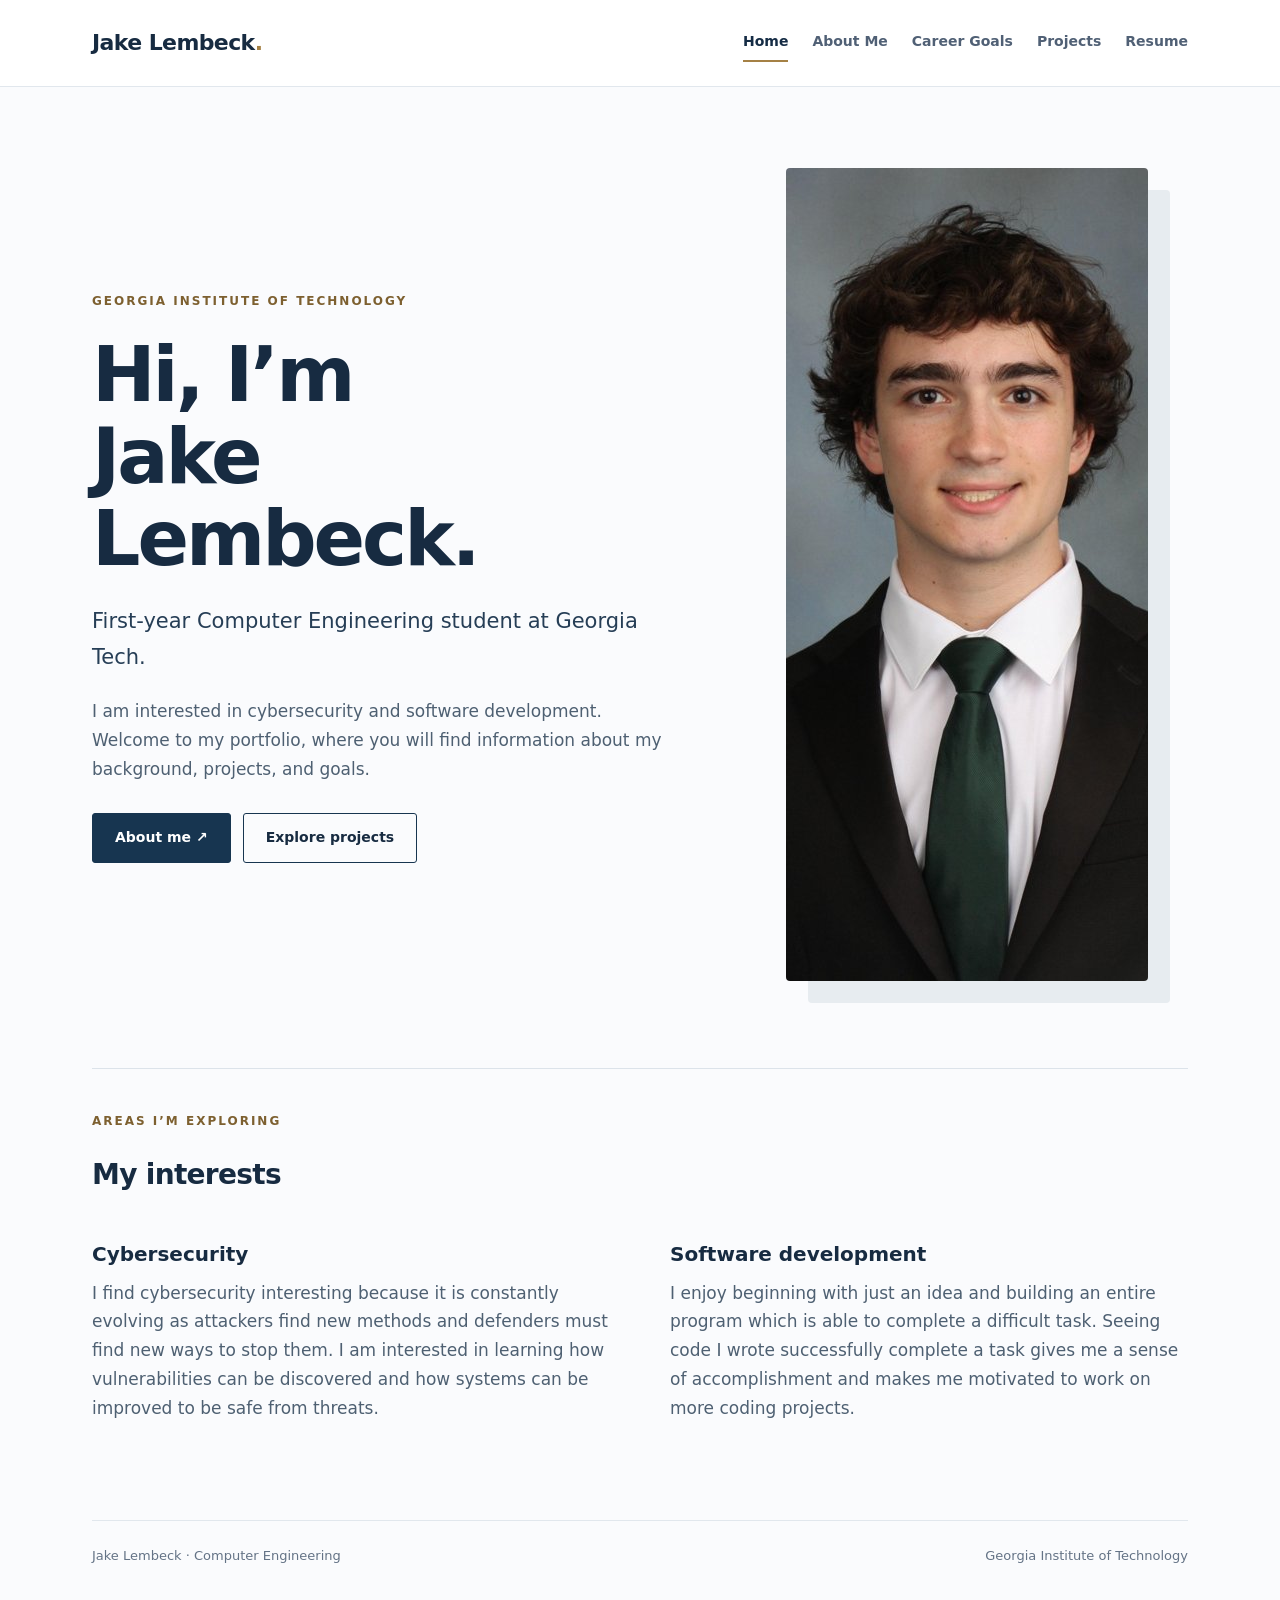
<file: index.html>
<!doctype html><html lang="en"><head><meta charset="utf-8"><meta name="viewport" content="width=device-width, initial-scale=1"><meta name="description" content="Jake Lembeck's Computer Engineering portfolio. First-year Georgia Tech student interested in cybersecurity and software development."><title>Home | Jake Lembeck</title><link rel="stylesheet" href="styles.css"></head><body><a class="skip" href="#main">Skip to content</a><header><div class="bar"><a class="brand" href="index.html">Jake Lembeck<span style="color:#a58145">.</span></a><nav aria-label="Main navigation"><a href="index.html" aria-current="page">Home</a><a href="about.html">About Me</a><a href="goals.html">Career Goals</a><a href="projects.html">Projects</a><a href="resume.html">Resume</a></nav></div></header><main id="main"><section class="hero"><div><span class="eyebrow">Georgia Institute of Technology</span><h1>Hi, I’m<br>Jake Lembeck.</h1><p class="lead">First-year Computer Engineering student at Georgia Tech.</p><p>I am interested in cybersecurity and software development. Welcome to my portfolio, where you will find information about my background, projects, and goals.</p><div class="actions"><a class="button primary" href="about.html">About me <span aria-hidden="true">↗</span></a><a class="button" href="projects.html">Explore projects</a></div></div><figure><img class="portrait" src="assets/jake-lembeck.jpg" alt="Jake Lembeck wearing a suit and green tie" width="650" height="813"></figure></section><section class="interests" aria-labelledby="interests-title"><span class="eyebrow">Areas I’m exploring</span><h2 id="interests-title">My interests</h2><div class="columns"><div><h3>Cybersecurity</h3><p>I find cybersecurity interesting because it is constantly evolving as attackers find new methods and defenders must find new ways to stop them. I am interested in learning how vulnerabilities can be discovered and how systems can be improved to be safe from threats.</p></div><div><h3>Software development</h3><p>I enjoy beginning with just an idea and building an entire program which is able to complete a difficult task. Seeing code I wrote successfully complete a task gives me a sense of accomplishment and makes me motivated to work on more coding projects.</p></div></div></section></main><footer><span>Jake Lembeck · Computer Engineering</span><span>Georgia Institute of Technology</span></footer></body></html>
</file>
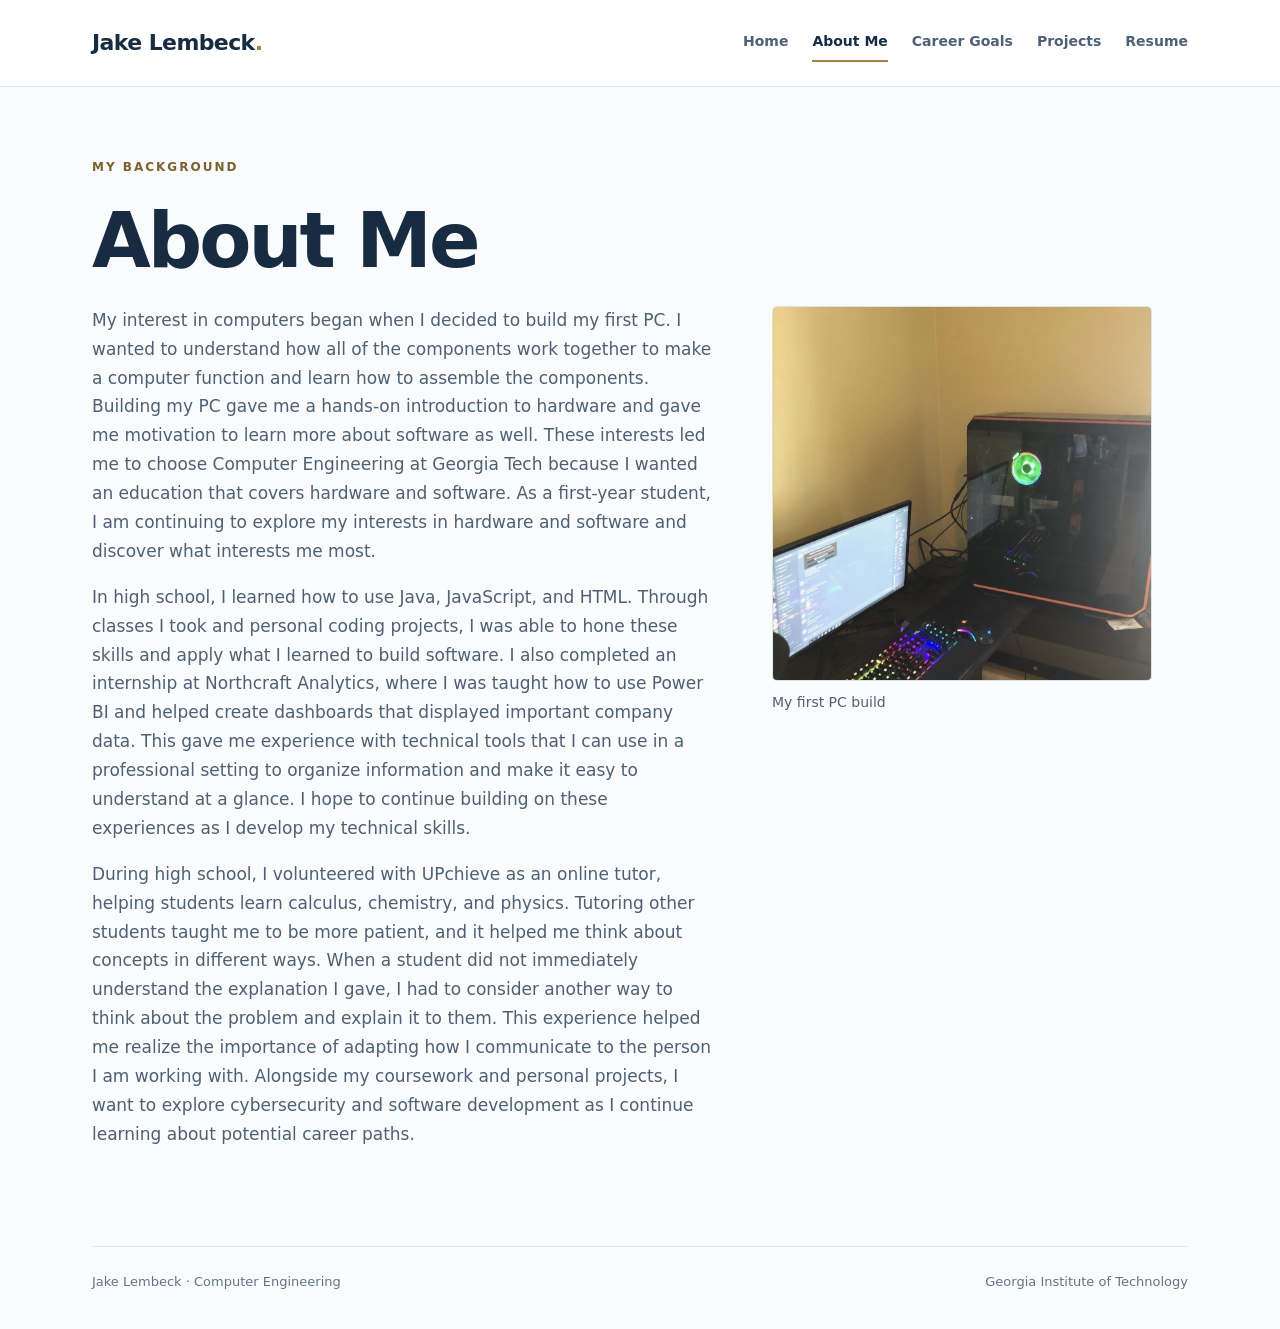
<file: about.html>
<!doctype html><html lang="en"><head><meta charset="utf-8"><meta name="viewport" content="width=device-width, initial-scale=1"><meta name="description" content="Jake Lembeck's Computer Engineering portfolio. First-year Georgia Tech student interested in cybersecurity and software development."><title>About Me | Jake Lembeck</title><link rel="stylesheet" href="styles.css"></head><body><a class="skip" href="#main">Skip to content</a><header><div class="bar"><a class="brand" href="index.html">Jake Lembeck<span style="color:#a58145">.</span></a><nav aria-label="Main navigation"><a href="index.html">Home</a><a href="about.html" aria-current="page">About Me</a><a href="goals.html">Career Goals</a><a href="projects.html">Projects</a><a href="resume.html">Resume</a></nav></div></header><main id="main"><section class="page about-page"><span class="eyebrow">My background</span><h1>About Me</h1><div class="about-layout"><div class="about-copy"><p>My interest in computers began when I decided to build my first PC. I wanted to understand how all of the components work together to make a computer function and learn how to assemble the components. Building my PC gave me a hands-on introduction to hardware and gave me motivation to learn more about software as well. These interests led me to choose Computer Engineering at Georgia Tech because I wanted an education that covers hardware and software. As a first-year student, I am continuing to explore my interests in hardware and software and discover what interests me most.</p>
<p>In high school, I learned how to use Java, JavaScript, and HTML. Through classes I took and personal coding projects, I was able to hone these skills and apply what I learned to build software. I also completed an internship at Northcraft Analytics, where I was taught how to use Power BI and helped create dashboards that displayed important company data. This gave me experience with technical tools that I can use in a professional setting to organize information and make it easy to understand at a glance. I hope to continue building on these experiences as I develop my technical skills.</p>
<p>During high school, I volunteered with UPchieve as an online tutor, helping students learn calculus, chemistry, and physics. Tutoring other students taught me to be more patient, and it helped me think about concepts in different ways. When a student did not immediately understand the explanation I gave, I had to consider another way to think about the problem and explain it to them. This experience helped me realize the importance of adapting how I communicate to the person I am working with. Alongside my coursework and personal projects, I want to explore cybersecurity and software development as I continue learning about potential career paths.</p></div><figure class="pc-build-photo"><a href="assets/first-pc-build.jpg" target="_blank" rel="noopener" aria-label="Open photo of my first PC build at full size"><img src="assets/first-pc-build.jpg" alt="My first PC build with a desktop tower, monitor, and illuminated keyboard" width="1117" height="1103"></a><figcaption>My first PC build</figcaption></figure></div></section></main><footer><span>Jake Lembeck · Computer Engineering</span><span>Georgia Institute of Technology</span></footer></body></html>
</file>
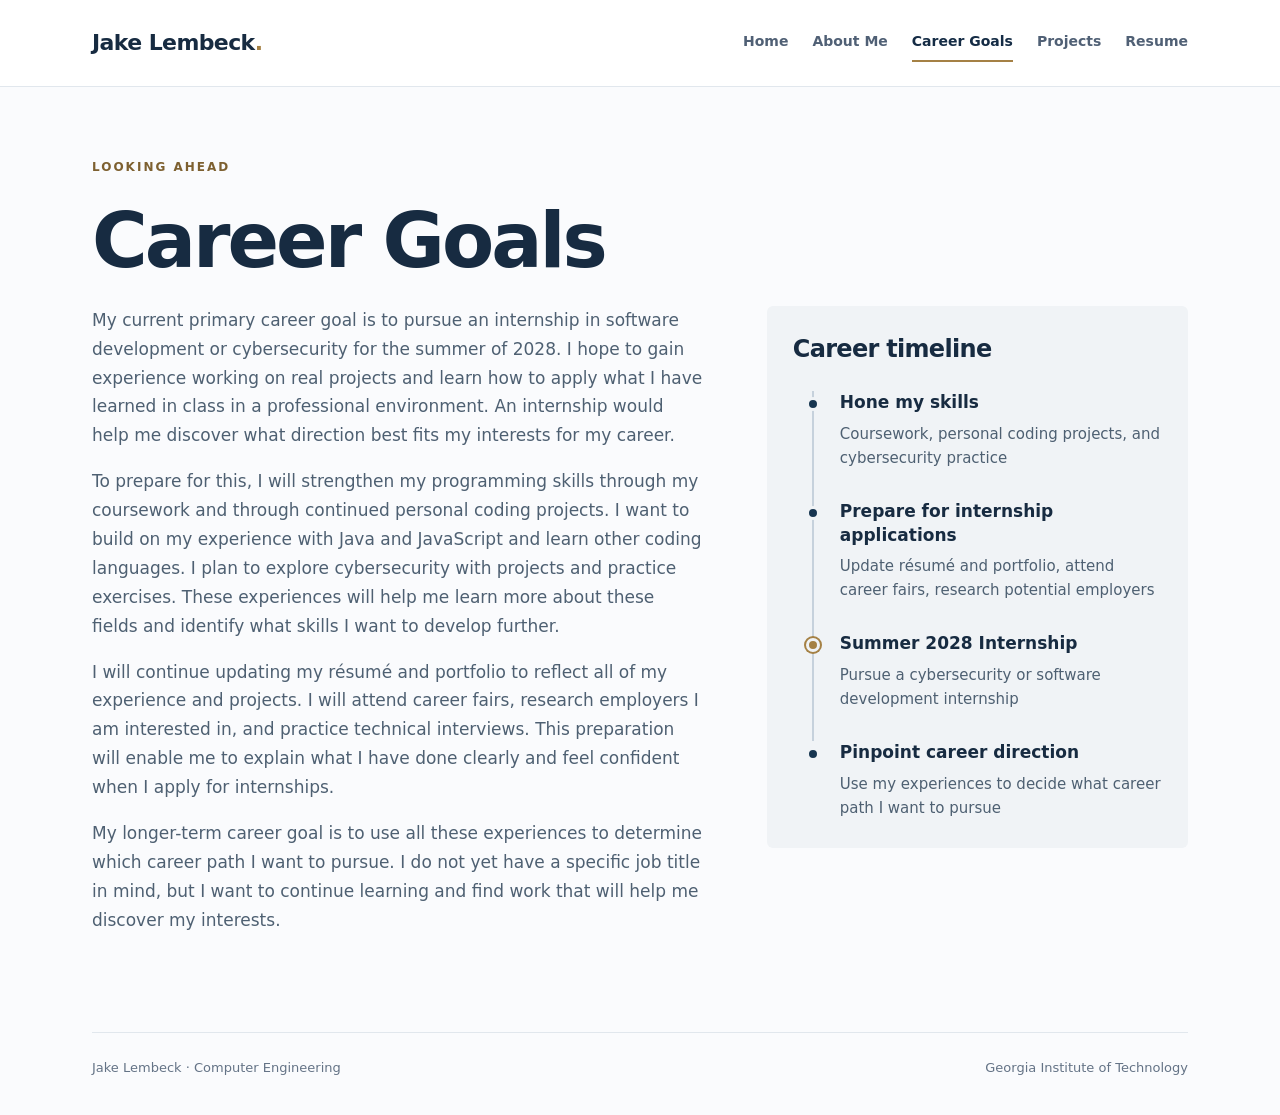
<file: goals.html>
<!doctype html><html lang="en"><head><meta charset="utf-8"><meta name="viewport" content="width=device-width, initial-scale=1"><meta name="description" content="Jake Lembeck's Computer Engineering portfolio. First-year Georgia Tech student interested in cybersecurity and software development."><title>Career Goals | Jake Lembeck</title><link rel="stylesheet" href="styles.css"></head><body><a class="skip" href="#main">Skip to content</a><header><div class="bar"><a class="brand" href="index.html">Jake Lembeck<span style="color:#a58145">.</span></a><nav aria-label="Main navigation"><a href="index.html">Home</a><a href="about.html">About Me</a><a href="goals.html" aria-current="page">Career Goals</a><a href="projects.html">Projects</a><a href="resume.html">Resume</a></nav></div></header><main id="main"><section class="page goals-page"><span class="eyebrow">Looking ahead</span><h1>Career Goals</h1><div class="goals-layout"><div class="goals-copy"><p>My current primary career goal is to pursue an internship in software development or cybersecurity for the summer of 2028. I hope to gain experience working on real projects and learn how to apply what I have learned in class in a professional environment. An internship would help me discover what direction best fits my interests for my career.</p>
<p>To prepare for this, I will strengthen my programming skills through my coursework and through continued personal coding projects. I want to build on my experience with Java and JavaScript and learn other coding languages. I plan to explore cybersecurity with projects and practice exercises. These experiences will help me learn more about these fields and identify what skills I want to develop further.</p>
<p>I will continue updating my résumé and portfolio to reflect all of my experience and projects. I will attend career fairs, research employers I am interested in, and practice technical interviews. This preparation will enable me to explain what I have done clearly and feel confident when I apply for internships.</p>
<p>My longer-term career goal is to use all these experiences to determine which career path I want to pursue. I do not yet have a specific job title in mind, but I want to continue learning and find work that will help me discover my interests.</p></div><aside class="career-timeline" aria-labelledby="timeline-title"><h2 id="timeline-title">Career timeline</h2><ol class="timeline-list"><li><span class="timeline-dot" aria-hidden="true"></span><h3>Hone my skills</h3><p>Coursework, personal coding projects, and cybersecurity practice</p></li><li><span class="timeline-dot" aria-hidden="true"></span><h3>Prepare for internship applications</h3><p>Update résumé and portfolio, attend career fairs, research potential employers</p></li><li class="internship-milestone"><span class="timeline-dot" aria-hidden="true"></span><h3>Summer 2028 Internship</h3><p>Pursue a cybersecurity or software development internship</p></li><li><span class="timeline-dot" aria-hidden="true"></span><h3>Pinpoint career direction</h3><p>Use my experiences to decide what career path I want to pursue</p></li></ol></aside></div></section></main><footer><span>Jake Lembeck · Computer Engineering</span><span>Georgia Institute of Technology</span></footer></body></html>
</file>
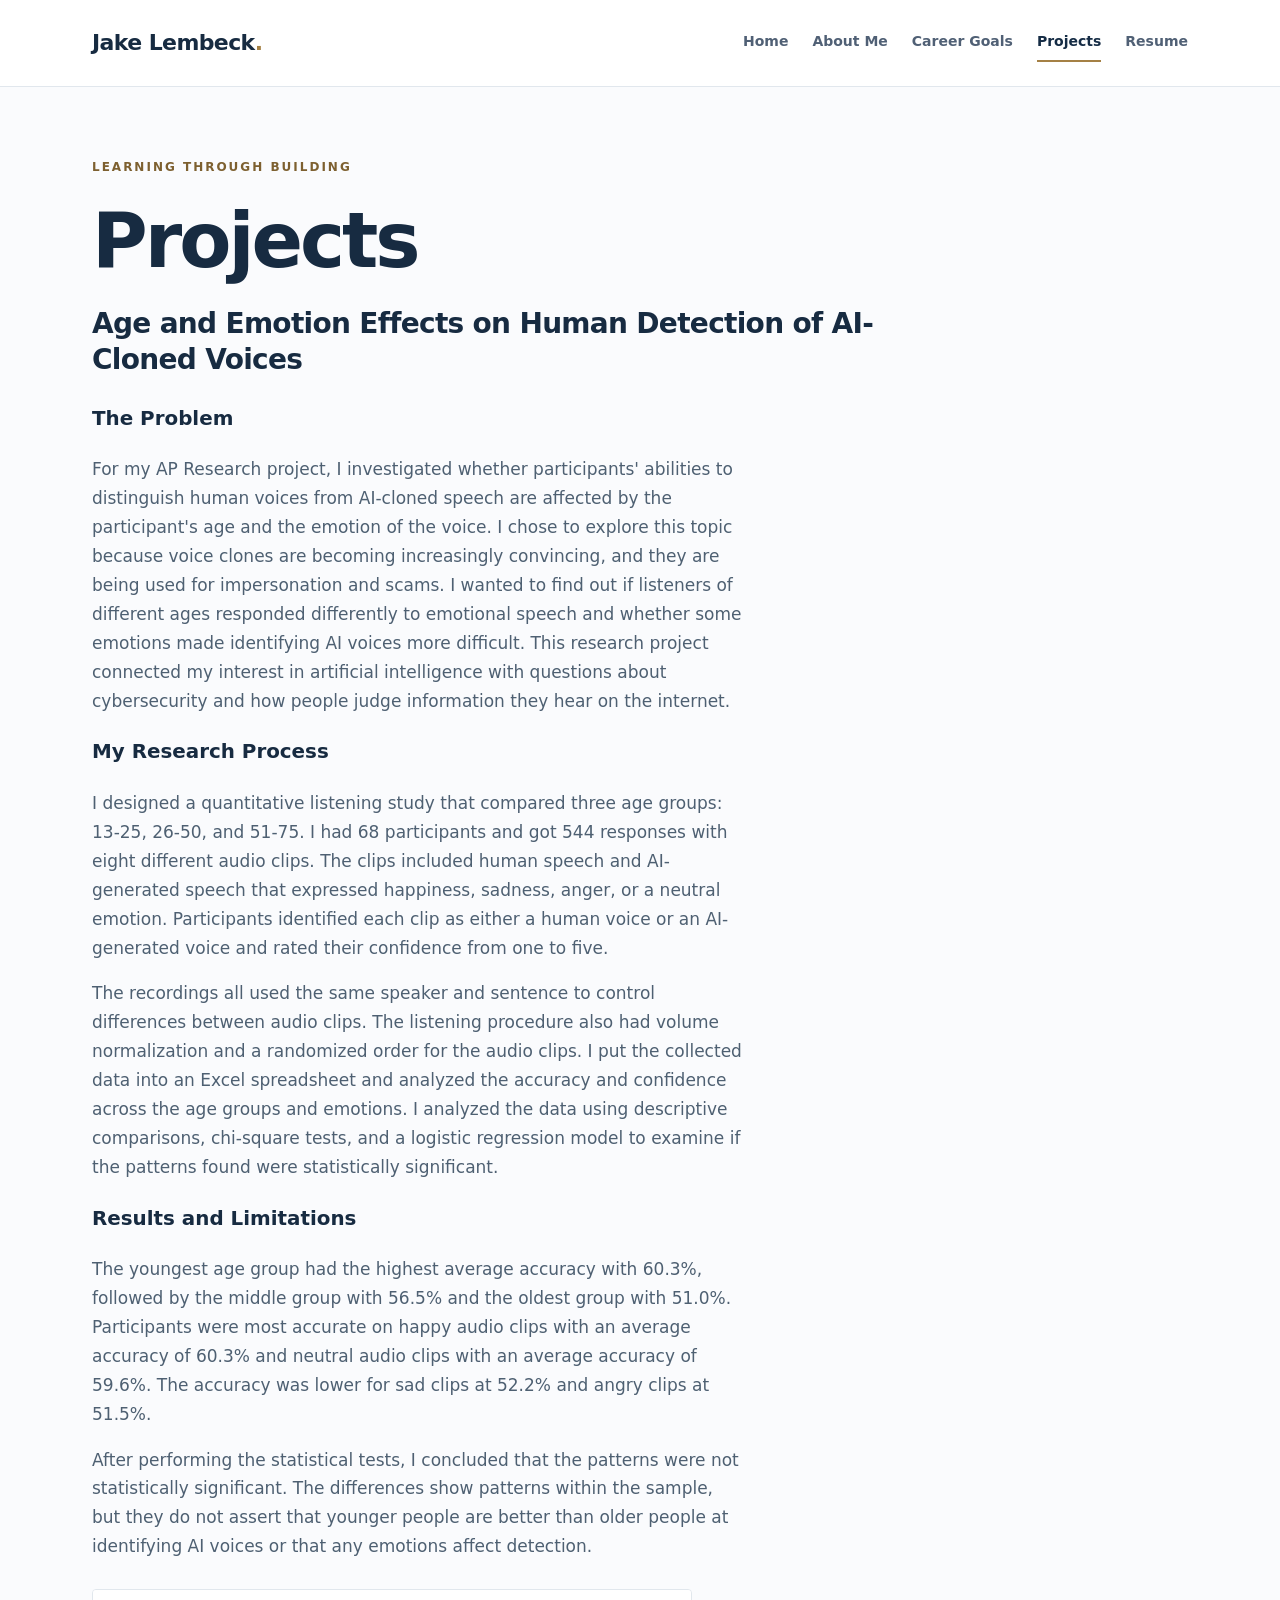
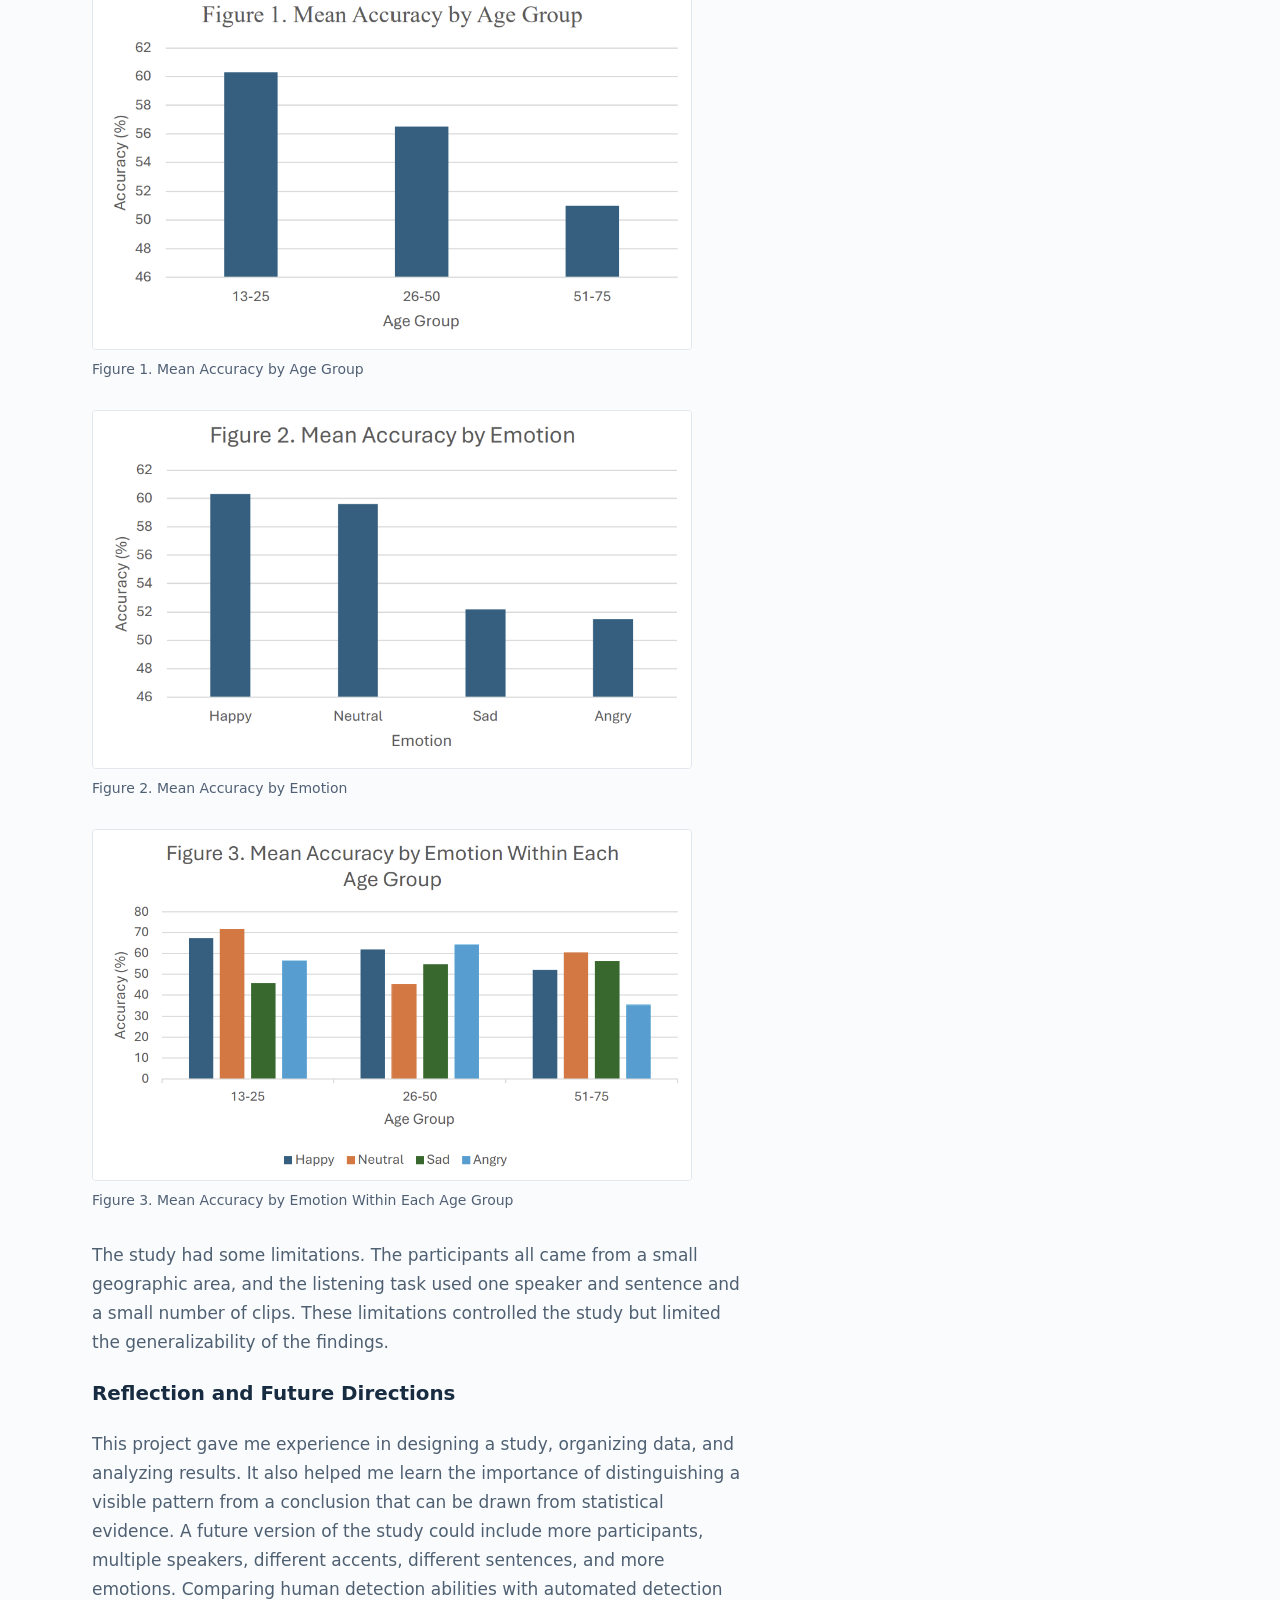
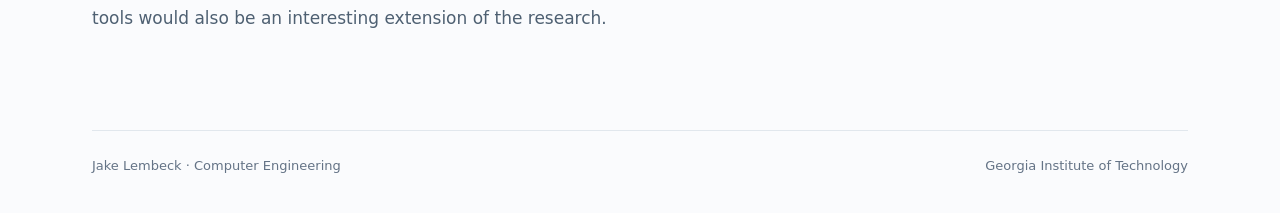
<file: projects.html>
<!doctype html><html lang="en"><head><meta charset="utf-8"><meta name="viewport" content="width=device-width, initial-scale=1"><meta name="description" content="Jake Lembeck's Computer Engineering portfolio. First-year Georgia Tech student interested in cybersecurity and software development."><title>Projects | Jake Lembeck</title><link rel="stylesheet" href="styles.css"></head><body><a class="skip" href="#main">Skip to content</a><header><div class="bar"><a class="brand" href="index.html">Jake Lembeck<span style="color:#a58145">.</span></a><nav aria-label="Main navigation"><a href="index.html">Home</a><a href="about.html">About Me</a><a href="goals.html">Career Goals</a><a href="projects.html" aria-current="page">Projects</a><a href="resume.html">Resume</a></nav></div></header><main id="main"><section class="page"><span class="eyebrow">Learning through building</span><h1>Projects</h1><article><h2>Age and Emotion Effects on Human Detection of AI-Cloned Voices</h2><section><h3>The Problem</h3><p>For my AP Research project, I investigated whether participants' abilities to distinguish human voices from AI-cloned speech are affected by the participant's age and the emotion of the voice. I chose to explore this topic because voice clones are becoming increasingly convincing, and they are being used for impersonation and scams. I wanted to find out if listeners of different ages responded differently to emotional speech and whether some emotions made identifying AI voices more difficult. This research project connected my interest in artificial intelligence with questions about cybersecurity and how people judge information they hear on the internet.</p></section>
<section><h3>My Research Process</h3><p>I designed a quantitative listening study that compared three age groups: 13-25, 26-50, and 51-75. I had 68 participants and got 544 responses with eight different audio clips. The clips included human speech and AI-generated speech that expressed happiness, sadness, anger, or a neutral emotion. Participants identified each clip as either a human voice or an AI-generated voice and rated their confidence from one to five.</p>
<p>The recordings all used the same speaker and sentence to control differences between audio clips. The listening procedure also had volume normalization and a randomized order for the audio clips. I put the collected data into an Excel spreadsheet and analyzed the accuracy and confidence across the age groups and emotions. I analyzed the data using descriptive comparisons, chi-square tests, and a logistic regression model to examine if the patterns found were statistically significant.</p></section>
<section><h3>Results and Limitations</h3><p>The youngest age group had the highest average accuracy with 60.3%, followed by the middle group with 56.5% and the oldest group with 51.0%. Participants were most accurate on happy audio clips with an average accuracy of 60.3% and neutral audio clips with an average accuracy of 59.6%. The accuracy was lower for sad clips at 52.2% and angry clips at 51.5%.</p>
<p>After performing the statistical tests, I concluded that the patterns were not statistically significant. The differences show patterns within the sample, but they do not assert that younger people are better than older people at identifying AI voices or that any emotions affect detection.</p>
<figure style="margin:28px 0;width:100%;max-width:600px"><a href="assets/accuracy-by-age.png" target="_blank" rel="noopener" aria-label="Open Figure 1. Mean Accuracy by Age Group at full size"><img src="assets/accuracy-by-age.png" alt="Accuracy for ages 13–25: 60.3%; ages 26–50: 56.5%; ages 51–75: 51.0%." width="946" height="568" loading="lazy" style="display:block;width:100%;height:auto;border:1px solid #e1e7ed;border-radius:4px"></a><figcaption style="font-size:14px;color:#506075;margin-top:8px">Figure 1. Mean Accuracy by Age Group</figcaption></figure>
<figure style="margin:28px 0;width:100%;max-width:600px"><a href="assets/accuracy-by-emotion.png" target="_blank" rel="noopener" aria-label="Open Figure 2. Mean Accuracy by Emotion at full size"><img src="assets/accuracy-by-emotion.png" alt="Accuracy for happy clips: 60.3%; neutral: 59.6%; sad: 52.2%; angry: 51.5%." width="948" height="566" loading="lazy" style="display:block;width:100%;height:auto;border:1px solid #e1e7ed;border-radius:4px"></a><figcaption style="font-size:14px;color:#506075;margin-top:8px">Figure 2. Mean Accuracy by Emotion</figcaption></figure>
<figure style="margin:28px 0;width:100%;max-width:600px"><a href="assets/accuracy-by-age-and-emotion.png" target="_blank" rel="noopener" aria-label="Open Figure 3. Mean Accuracy by Emotion Within Each Age Group at full size"><img src="assets/accuracy-by-age-and-emotion.png" alt="Accuracy by emotion within ages 13–25, 26–50, and 51–75; see the chart legend for happy, neutral, sad, and angry clips." width="1030" height="604" loading="lazy" style="display:block;width:100%;height:auto;border:1px solid #e1e7ed;border-radius:4px"></a><figcaption style="font-size:14px;color:#506075;margin-top:8px">Figure 3. Mean Accuracy by Emotion Within Each Age Group</figcaption></figure>
<p>The study had some limitations. The participants all came from a small geographic area, and the listening task used one speaker and sentence and a small number of clips. These limitations controlled the study but limited the generalizability of the findings.</p></section>
<section><h3>Reflection and Future Directions</h3><p>This project gave me experience in designing a study, organizing data, and analyzing results. It also helped me learn the importance of distinguishing a visible pattern from a conclusion that can be drawn from statistical evidence. A future version of the study could include more participants, multiple speakers, different accents, different sentences, and more emotions. Comparing human detection abilities with automated detection tools would also be an interesting extension of the research.</p></section></article></section></main><footer><span>Jake Lembeck · Computer Engineering</span><span>Georgia Institute of Technology</span></footer></body></html>
</file>
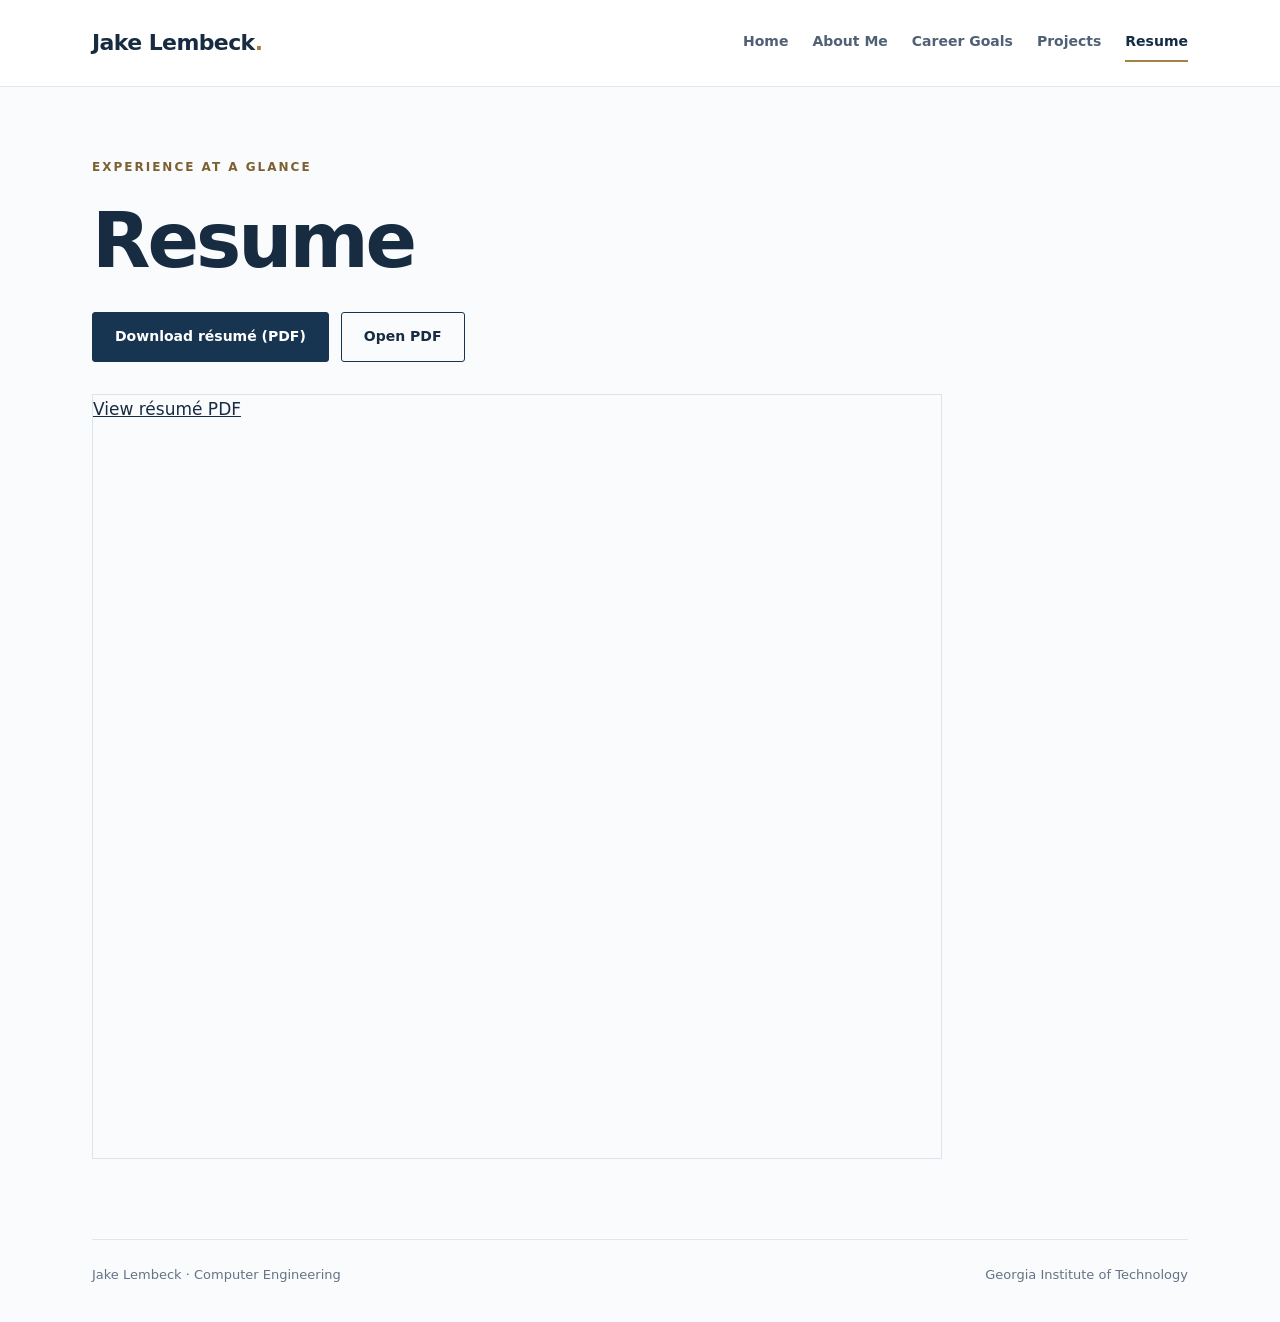
<file: resume.html>
<!doctype html><html lang="en"><head><meta charset="utf-8"><meta name="viewport" content="width=device-width, initial-scale=1"><meta name="description" content="Jake Lembeck's Computer Engineering portfolio. First-year Georgia Tech student interested in cybersecurity and software development."><title>Resume | Jake Lembeck</title><link rel="stylesheet" href="styles.css"></head><body><a class="skip" href="#main">Skip to content</a><header><div class="bar"><a class="brand" href="index.html">Jake Lembeck<span style="color:#a58145">.</span></a><nav aria-label="Main navigation"><a href="index.html">Home</a><a href="about.html">About Me</a><a href="goals.html">Career Goals</a><a href="projects.html">Projects</a><a href="resume.html" aria-current="page">Resume</a></nav></div></header><main id="main"><section class="page"><span class="eyebrow">Experience at a glance</span><h1>Resume</h1><div class="actions"><a class="button primary" href="assets/jake-lembeck-resume.pdf" download>Download résumé (PDF)</a><a class="button" href="assets/jake-lembeck-resume.pdf" target="_blank" rel="noopener">Open PDF</a></div><object data="assets/jake-lembeck-resume.pdf" type="application/pdf" aria-label="Jake Lembeck résumé" style="display:block;width:100%;height:1100px;max-height:85vh;margin-top:32px;border:1px solid #dce3ea"><a href="assets/jake-lembeck-resume.pdf">View résumé PDF</a></object></section></main><footer><span>Jake Lembeck · Computer Engineering</span><span>Georgia Institute of Technology</span></footer></body></html>
</file>
<file: styles.css>
*{box-sizing:border-box}html{scroll-behavior:smooth}body{margin:0;color:#172b41;background:#fafbfD;font:17px/1.7 system-ui,-apple-system,BlinkMacSystemFont,"Segoe UI",sans-serif}a{color:inherit}header{background:#fff;border-bottom:1px solid #e1e7ed}.bar{max-width:1160px;margin:auto;padding:24px 32px;display:flex;align-items:center;justify-content:space-between;gap:24px}.brand{font-size:22px;font-weight:750;text-decoration:none;letter-spacing:-.6px}nav{display:flex;flex-wrap:wrap;gap:24px}nav a{text-decoration:none;font-size:14px;font-weight:600;color:#506075;padding:6px 0}nav a[aria-current]{color:#152c45;border-bottom:2px solid #a58145}a:focus-visible{outline:3px solid #9a722e;outline-offset:6px}main{max-width:1160px;margin:auto;padding:64px 32px 80px}.hero{display:grid;grid-template-columns:1.3fr 1fr;gap:80px;align-items:center;min-height:600px}.eyebrow{text-transform:uppercase;letter-spacing:2px;font-size:12px;font-weight:750;color:#7d6030}h1{font-size:clamp(42px,6vw,76px);line-height:1.08;letter-spacing:-3px;margin:20px 0 24px}h2{font-size:28px;line-height:1.3;letter-spacing:-.7px}p{max-width:650px;color:#4e6072}.lead{font-size:21px;color:#263e56}.portrait{width:100%;max-width:400px;display:block;border-radius:4px;box-shadow:22px 22px 0 #e7ecf0;aspect-ratio:4/5;object-fit:cover;object-position:center 30%}.actions{display:flex;flex-wrap:wrap;gap:12px;margin-top:30px}.button{display:inline-block;padding:12px 22px;border:1px solid #173550;text-decoration:none;border-radius:3px;font-size:14px;font-weight:650}.primary{color:white;background:#173550}.interests{margin-top:70px;border-top:1px solid #dce3ea;padding-top:36px}.columns{display:grid;grid-template-columns:1fr 1fr;gap:60px}.columns h3{font-size:20px;margin-bottom:8px}.columns p{margin-top:0}.draft{padding:28px;border-left:3px solid #a58145;background:#f0f3f6;margin-top:32px}.draft p{margin:0}.page{min-height:60vh;max-width:850px}footer{border-top:1px solid #e1e7ed;max-width:1096px;margin:auto;padding:24px 0 36px;color:#647386;font-size:13px;display:flex;justify-content:space-between;gap:20px}.skip{position:absolute;top:-100px}.skip:focus{top:10px;background:white;padding:10px;z-index:10}@media(max-width:760px){.bar{align-items:flex-start;flex-direction:column;padding:20px 24px;gap:12px}nav{gap:16px}nav a{font-size:13px}main{padding:40px 24px 56px}.hero{grid-template-columns:1fr;gap:36px;min-height:0}h1{letter-spacing:-2px}.portrait{max-width:330px;box-shadow:12px 12px 0 #e7ecf0}.hero figure{margin:0 12px 0 0}.columns{grid-template-columns:1fr;gap:12px}.interests{margin-top:56px}footer{margin:0 24px;flex-direction:column;gap:4px}}.portrait-placeholder{display:grid;place-items:center;background:#e5ebf0;color:#173550;font-size:96px;font-weight:300;letter-spacing:-6px}
/* Career goals timeline */
.goals-page{max-width:none}
.goals-layout{display:grid;grid-template-columns:minmax(0,1.45fr) minmax(0,1fr);gap:64px;align-items:start}
.goals-copy p:first-child{margin-top:0}
.career-timeline{padding:28px 26px;background:#f0f3f6;border-radius:6px}
.career-timeline h2{font-size:24px;margin:0 0 26px}
.timeline-list{list-style:none;margin:0;padding:0 0 0 19px}
.timeline-list li{position:relative;border-left:2px solid #c6d1dc;padding:0 0 30px 26px}
.timeline-list li:last-child{padding-bottom:0;border-left-color:transparent}
.timeline-dot{position:absolute;left:-8px;top:6px;width:14px;height:14px;background:#173550;border:3px solid #f0f3f6;border-radius:50%}
.timeline-list h3{font-size:17px;line-height:1.4;margin:0 0 7px}
.timeline-list p{font-size:15px;line-height:1.6;margin:0}
.internship-milestone .timeline-dot{background:#a58145;box-shadow:0 0 0 2px #a58145}
@media(max-width:900px){.goals-layout{grid-template-columns:1fr;gap:30px}.career-timeline{max-width:650px}}

/* About Me photo */
.about-page{max-width:none}
.about-layout{display:grid;grid-template-columns:minmax(0,1.5fr) minmax(0,1fr);gap:56px;align-items:start}
.about-copy p:first-child{margin-top:0}
.pc-build-photo{margin:0;max-width:380px}
.pc-build-photo img{display:block;width:100%;height:auto;border-radius:5px;border:1px solid #dce3ea}
.pc-build-photo figcaption{font-size:14px;color:#506075;margin-top:10px}
@media(max-width:900px){.about-layout{grid-template-columns:1fr;gap:28px}.pc-build-photo{width:100%;max-width:380px}}
</file>
